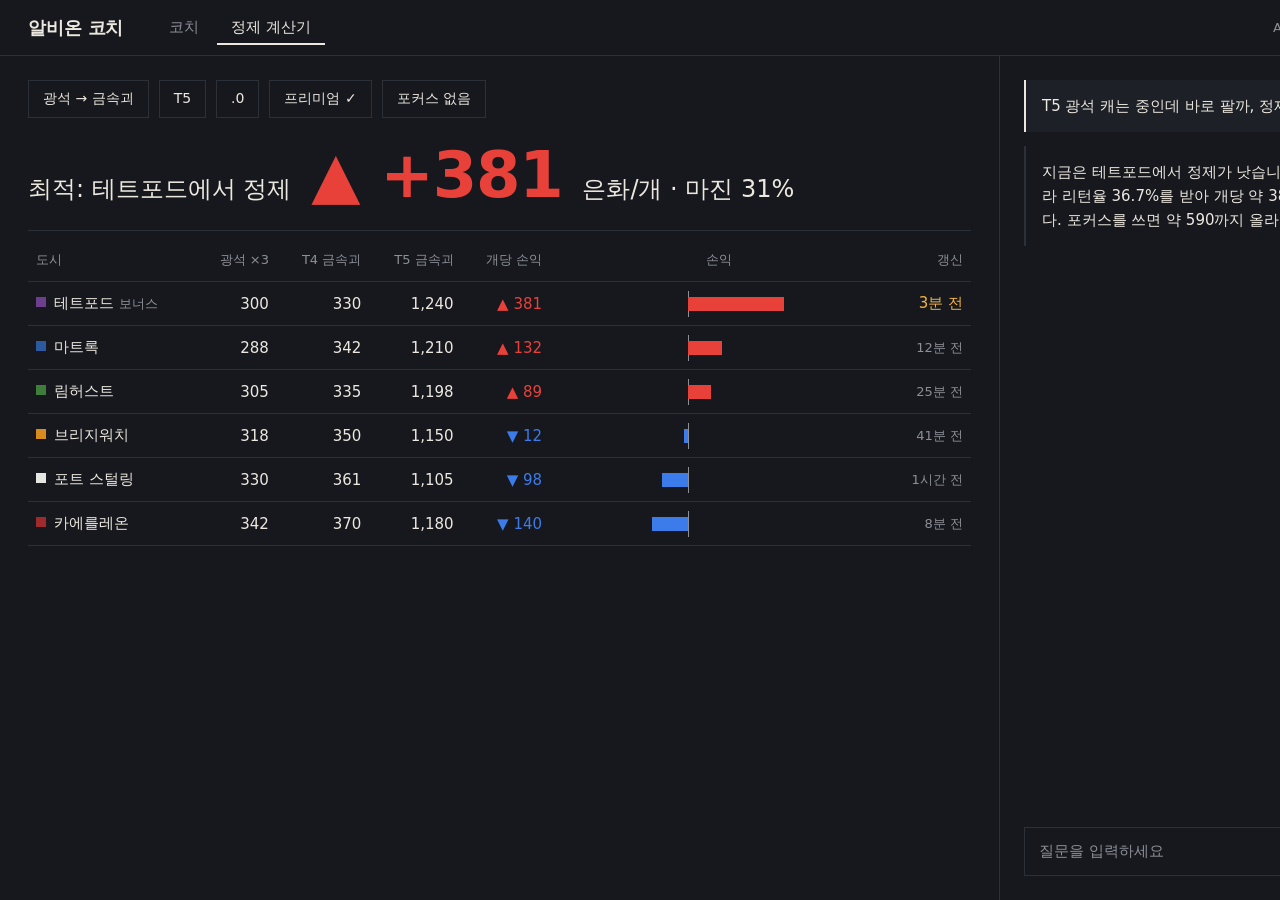
<file: .impeccable/mocks/decision/assigned.html>
<!doctype html><html lang="ko"><head><meta charset="utf-8">
<style>
:root{--g:#16181D;--g2:#1D2026;--ink:#ECE8DF;--mute:#8C8F96;--up:#E8413A;--down:#3B7BEA;--amb:#F2B33D;--rule:#2C3038}
*{box-sizing:border-box;margin:0}body{width:1440px;height:900px;overflow:hidden;background:var(--g);color:var(--ink);font-family:"Pretendard","Apple SD Gothic Neo",system-ui,sans-serif}
.num{font-variant-numeric:tabular-nums;font-feature-settings:"tnum"}
header{height:56px;display:flex;align-items:center;gap:32px;padding:0 28px;border-bottom:1px solid var(--rule)}
header b{font-size:18px;letter-spacing:-.01em}.tabs{display:flex;gap:4px}.tabs span{padding:8px 14px;font-size:15px;color:var(--mute)}.tabs .on{color:var(--ink);box-shadow:inset 0 -2px var(--ink)}
.badge{margin-left:auto;font-size:13px;color:var(--mute)}
main{display:grid;grid-template-columns:1fr 440px;height:844px}
.calc{padding:24px 28px;border-right:1px solid var(--rule)}
.filters{display:flex;gap:10px;margin-bottom:20px}.filters span{border:1px solid var(--rule);padding:9px 14px;font-size:14px}
.lead{display:flex;align-items:baseline;gap:20px;padding-bottom:18px;border-bottom:1px solid var(--rule)}
.lead .big{font-size:64px;font-weight:700;color:var(--up);letter-spacing:-.02em}.lead .sub{font-size:24px}
table{width:100%;border-collapse:collapse;margin-top:8px}td,th{padding:12px 8px;border-bottom:1px solid var(--rule);font-size:15px;text-align:right}th{color:var(--mute);font-weight:500;font-size:13px}
td:first-child,th:first-child{text-align:left}
.chip{display:inline-block;width:10px;height:10px;margin-right:8px;vertical-align:1px}
.ladder{position:relative;width:260px;height:14px}.ladder:before{content:"";position:absolute;left:50%;top:-6px;bottom:-6px;border-left:1px solid var(--mute)}
.bar{position:absolute;top:0;height:14px}.u{background:var(--up);left:50%}.d{background:var(--down);right:50%}
.up{color:var(--up)}.dn{color:var(--down)}.age{color:var(--mute);font-size:13px}.fresh{color:var(--amb)}
.coach{display:flex;flex-direction:column;padding:24px}
.msg{padding:14px 16px;margin-bottom:14px;font-size:15px;line-height:1.6;border-left:2px solid var(--rule)}.me{border-left-color:var(--ink);background:var(--g2)}
.input{margin-top:auto;border:1px solid var(--rule);padding:14px;font-size:15px;color:var(--mute)}
</style></head><body>
<header><b>알비온 코치</b><nav class="tabs"><span>코치</span><span class="on">정제 계산기</span></nav><span class="badge">Asia 서버 · 예시 데이터</span></header>
<main>
<section class="calc">
<div class="filters"><span>광석 → 금속괴</span><span>T5</span><span>.0</span><span>프리미엄 ✓</span><span>포커스 없음</span></div>
<div class="lead"><span class="sub">최적: 테트포드에서 정제</span><span class="big num">▲ +381</span><span class="sub num">은화/개 · 마진 31%</span></div>
<table class="num">
<tr><th>도시</th><th>광석 ×3</th><th>T4 금속괴</th><th>T5 금속괴</th><th>개당 손익</th><th style="text-align:center">손익</th><th>갱신</th></tr>
<tr><td><i class="chip" style="background:#6B3F8E"></i>테트포드 <span class="age">보너스</span></td><td>300</td><td>330</td><td>1,240</td><td class="up">▲ 381</td><td><div class="ladder"><i class="bar u" style="width:96px"></i></div></td><td class="fresh">3분 전</td></tr>
<tr><td><i class="chip" style="background:#2C5AA0"></i>마트록</td><td>288</td><td>342</td><td>1,210</td><td class="up">▲ 132</td><td><div class="ladder"><i class="bar u" style="width:34px"></i></div></td><td class="age">12분 전</td></tr>
<tr><td><i class="chip" style="background:#3E7D3A"></i>림허스트</td><td>305</td><td>335</td><td>1,198</td><td class="up">▲ 89</td><td><div class="ladder"><i class="bar u" style="width:23px"></i></div></td><td class="age">25분 전</td></tr>
<tr><td><i class="chip" style="background:#D98A1F"></i>브리지워치</td><td>318</td><td>350</td><td>1,150</td><td class="dn">▼ 12</td><td><div class="ladder"><i class="bar d" style="width:4px"></i></div></td><td class="age">41분 전</td></tr>
<tr><td><i class="chip" style="background:#E6E6E1"></i>포트 스털링</td><td>330</td><td>361</td><td>1,105</td><td class="dn">▼ 98</td><td><div class="ladder"><i class="bar d" style="width:26px"></i></div></td><td class="age">1시간 전</td></tr>
<tr><td><i class="chip" style="background:#9E2A2B"></i>카에를레온</td><td>342</td><td>370</td><td>1,180</td><td class="dn">▼ 140</td><td><div class="ladder"><i class="bar d" style="width:36px"></i></div></td><td class="age">8분 전</td></tr>
</table>
</section>
<aside class="coach">
<div class="msg me">T5 광석 캐는 중인데 바로 팔까, 정제할까?</div>
<div class="msg">지금은 테트포드에서 정제가 낫습니다. 보너스 도시라 리턴율 36.7%를 받아 개당 약 381은화가 남습니다. 포커스를 쓰면 약 590까지 올라갑니다.</div>
<div class="input">질문을 입력하세요</div>
</aside>
</main></body></html>
</file>
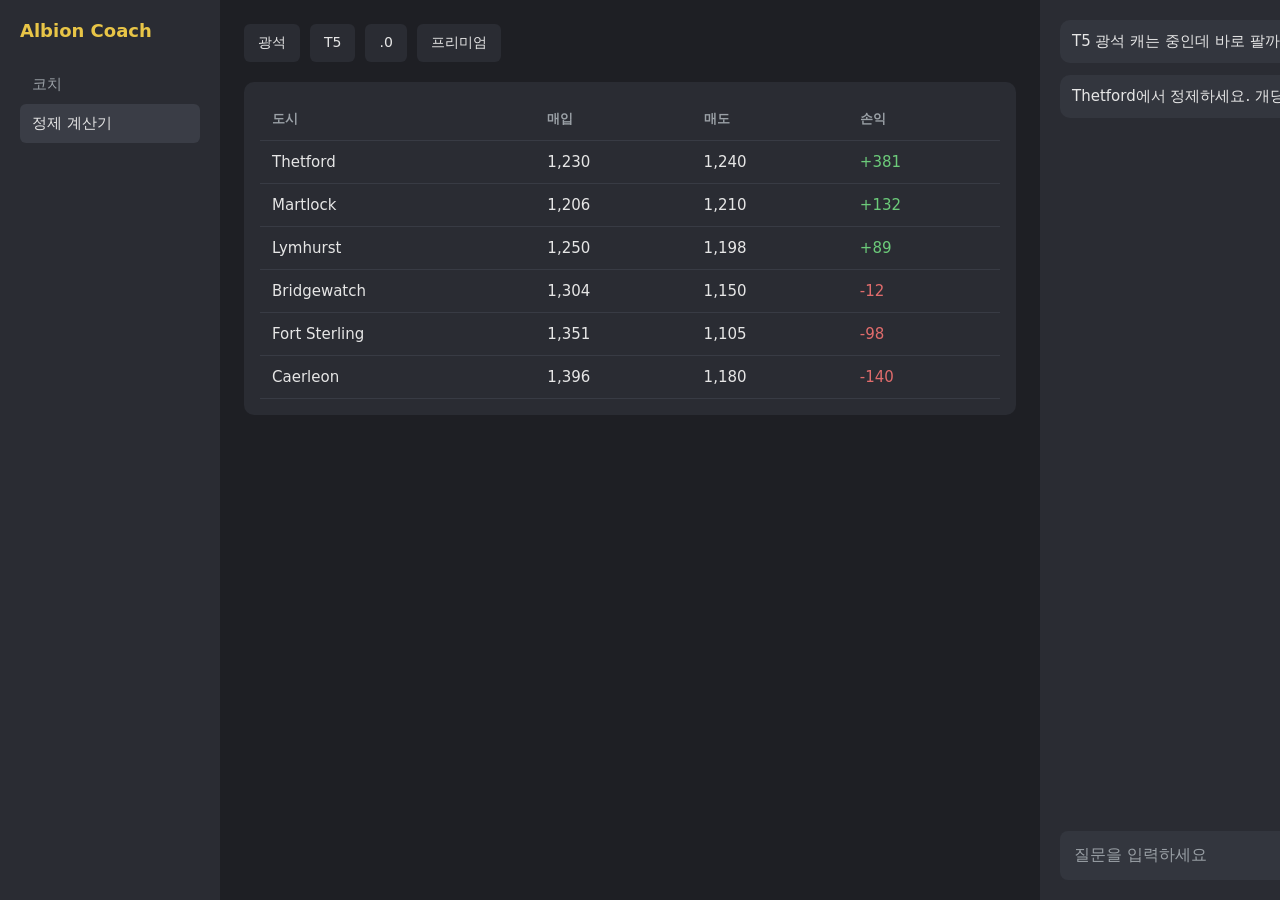
<file: .impeccable/mocks/decision/canon.html>
<!doctype html><html lang="ko"><head><meta charset="utf-8">
<style>
:root{--g:#1E1F24;--p:#2A2C33;--ink:#E6E6E6;--mute:#9AA0A6;--gold:#E8C547}
*{box-sizing:border-box;margin:0}body{width:1440px;height:900px;overflow:hidden;background:var(--g);color:var(--ink);font-family:"Pretendard","Apple SD Gothic Neo",system-ui,sans-serif;display:grid;grid-template-columns:220px 1fr 400px}
nav{background:var(--p);padding:20px}nav b{display:block;font-size:18px;color:var(--gold);margin-bottom:24px}nav span{display:block;padding:10px 12px;border-radius:6px;font-size:15px;color:var(--mute)}nav .on{background:#3A3D46;color:var(--ink)}
.calc{padding:24px}.filters{display:flex;gap:10px;margin-bottom:20px}.filters span{background:var(--p);border-radius:6px;padding:10px 14px;font-size:14px}
.card{background:var(--p);border-radius:10px;padding:16px}table{width:100%;border-collapse:collapse}th,td{text-align:left;padding:12px;font-size:15px;border-bottom:1px solid #383B44}th{color:var(--mute);font-size:13px}
.g{color:#6CCB7A}.r{color:#E06C6C}
aside{background:var(--p);padding:20px;display:flex;flex-direction:column}.msg{background:#33363E;border-radius:10px;padding:12px;margin-bottom:12px;font-size:15px}.input{margin-top:auto;background:#33363E;border-radius:8px;padding:14px;color:var(--mute)}
</style></head><body>
<nav><b>Albion Coach</b><span>코치</span><span class="on">정제 계산기</span></nav>
<section class="calc"><div class="filters"><span>광석</span><span>T5</span><span>.0</span><span>프리미엄</span></div>
<div class="card"><table><tr><th>도시</th><th>매입</th><th>매도</th><th>손익</th></tr>
<tr><td>Thetford</td><td>1,230</td><td>1,240</td><td class="g">+381</td></tr><tr><td>Martlock</td><td>1,206</td><td>1,210</td><td class="g">+132</td></tr>
<tr><td>Lymhurst</td><td>1,250</td><td>1,198</td><td class="g">+89</td></tr><tr><td>Bridgewatch</td><td>1,304</td><td>1,150</td><td class="r">-12</td></tr>
<tr><td>Fort Sterling</td><td>1,351</td><td>1,105</td><td class="r">-98</td></tr><tr><td>Caerleon</td><td>1,396</td><td>1,180</td><td class="r">-140</td></tr></table></div></section>
<aside><div class="msg">T5 광석 캐는 중인데 바로 팔까, 정제할까?</div><div class="msg">Thetford에서 정제하세요. 개당 약 381은화.</div><div class="input">질문을 입력하세요</div></aside>
</body></html>
</file>
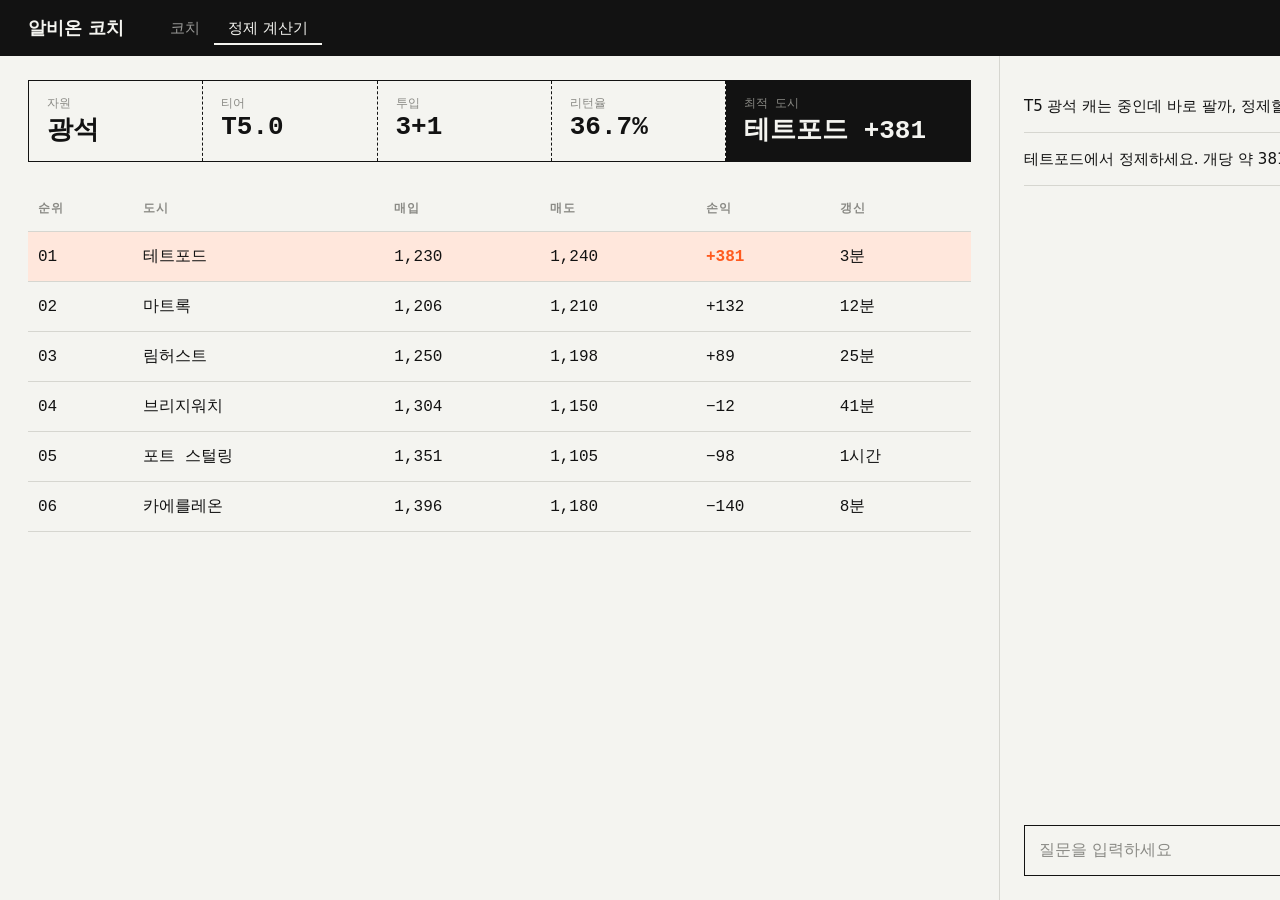
<file: .impeccable/mocks/decision/challenger-gate-board.html>
<!doctype html><html lang="ko"><head><meta charset="utf-8">
<style>
:root{--g:#F4F4F0;--ink:#121212;--mute:#8A8A85;--al:#FF5A1F;--rule:#D6D6D0}
*{box-sizing:border-box;margin:0}body{width:1440px;height:900px;overflow:hidden;background:var(--g);color:var(--ink);font-family:"Pretendard","Apple SD Gothic Neo",system-ui,sans-serif}
.m{font-family:ui-monospace,Menlo,monospace;font-variant-numeric:tabular-nums}
header{height:56px;display:flex;align-items:center;gap:32px;padding:0 28px;background:var(--ink);color:var(--g)}header b{font-size:18px}
.tabs span{padding:8px 14px;font-size:15px;opacity:.6}.tabs .on{opacity:1;box-shadow:inset 0 -2px var(--g)}
main{display:grid;grid-template-columns:1fr 440px;height:844px}.calc{padding:24px 28px;border-right:1px solid var(--rule)}
.pass{display:grid;grid-template-columns:repeat(4,1fr) 1.4fr;border:1px solid var(--ink);margin-bottom:24px}
.pass div{padding:14px 18px;border-right:1px dashed var(--ink)}.pass div:last-child{border:0;background:var(--ink);color:var(--g)}
.pass small{display:block;font-size:12px;color:var(--mute)}.pass b{font-size:26px}
table{width:100%;border-collapse:collapse}th,td{text-align:left;padding:14px 10px;border-bottom:1px solid var(--rule);font-size:16px}th{font-size:12px;color:var(--mute);letter-spacing:.08em}
.lit td{background:#FFE7DC}.lit .chg{color:var(--al);font-weight:700}
.coach{padding:24px;display:flex;flex-direction:column}.msg{padding:14px 0;font-size:15px;line-height:1.6;border-bottom:1px solid var(--rule)}.input{margin-top:auto;border:1px solid var(--ink);padding:14px;color:var(--mute)}
</style></head><body>
<header><b>알비온 코치</b><nav class="tabs"><span>코치</span><span class="on">정제 계산기</span></nav></header>
<main><section class="calc">
<div class="pass m"><div><small>자원</small><b>광석</b></div><div><small>티어</small><b>T5.0</b></div><div><small>투입</small><b>3+1</b></div><div><small>리턴율</small><b>36.7%</b></div><div><small>최적 도시</small><b>테트포드 +381</b></div></div>
<table class="m"><tr><th>순위</th><th>도시</th><th>매입</th><th>매도</th><th>손익</th><th>갱신</th></tr>
<tr class="lit"><td>01</td><td>테트포드</td><td>1,230</td><td>1,240</td><td class="chg">+381</td><td>3분</td></tr>
<tr><td>02</td><td>마트록</td><td>1,206</td><td>1,210</td><td>+132</td><td>12분</td></tr>
<tr><td>03</td><td>림허스트</td><td>1,250</td><td>1,198</td><td>+89</td><td>25분</td></tr>
<tr><td>04</td><td>브리지워치</td><td>1,304</td><td>1,150</td><td>−12</td><td>41분</td></tr>
<tr><td>05</td><td>포트 스털링</td><td>1,351</td><td>1,105</td><td>−98</td><td>1시간</td></tr>
<tr><td>06</td><td>카에를레온</td><td>1,396</td><td>1,180</td><td>−140</td><td>8분</td></tr></table>
</section>
<aside class="coach"><div class="msg">T5 광석 캐는 중인데 바로 팔까, 정제할까?</div><div class="msg">테트포드에서 정제하세요. 개당 약 381은화가 남습니다.</div><div class="input">질문을 입력하세요</div></aside>
</main></body></html>
</file>
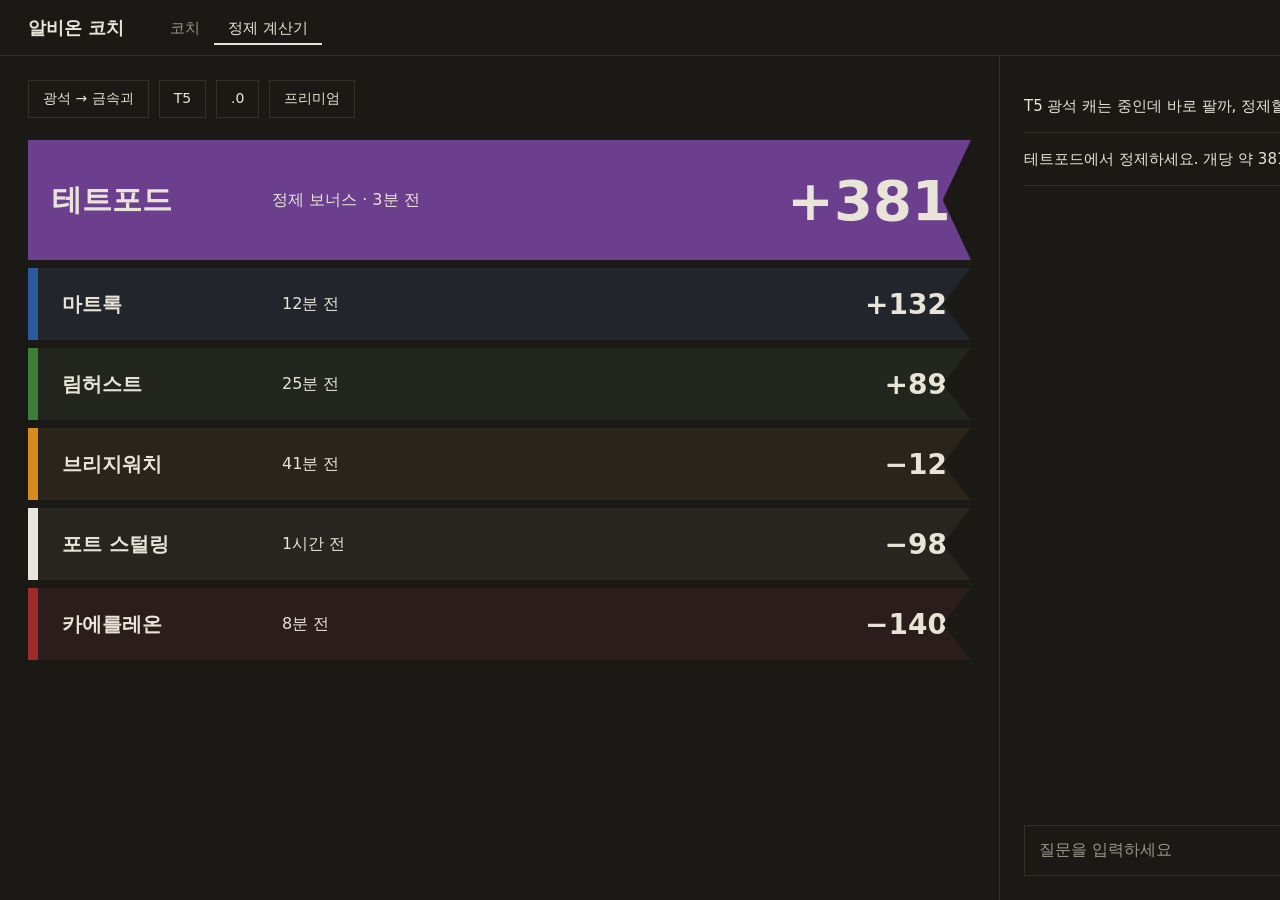
<file: .impeccable/mocks/decision/model-pick.html>
<!doctype html><html lang="ko"><head><meta charset="utf-8">
<style>
:root{--g:#1B1916;--ink:#E9E4D8;--mute:#9A948A;--rule:#34302A}
*{box-sizing:border-box;margin:0}body{width:1440px;height:900px;overflow:hidden;background:var(--g);color:var(--ink);font-family:"Pretendard","Apple SD Gothic Neo",system-ui,sans-serif}
header{height:56px;display:flex;align-items:center;gap:32px;padding:0 28px;border-bottom:1px solid var(--rule)}header b{font-size:18px}
.tabs span{padding:8px 14px;font-size:15px;color:var(--mute)}.tabs .on{color:var(--ink);box-shadow:inset 0 -2px var(--ink)}
main{display:grid;grid-template-columns:1fr 440px;height:844px}.calc{padding:24px 28px;border-right:1px solid var(--rule)}
.filters{display:flex;gap:10px;margin-bottom:22px}.filters span{border:1px solid var(--rule);padding:9px 14px;font-size:14px}
.row{display:grid;grid-template-columns:220px 1fr 160px;align-items:center;height:72px;margin-bottom:8px;padding:0 24px;font-variant-numeric:tabular-nums;clip-path:polygon(0 0,100% 0,97% 50%,100% 100%,0 100%)}
.row .city{font-size:20px;font-weight:700}.row .p{font-size:28px;text-align:right;font-weight:700}
.lead{background:#6B3F8E;height:120px}.lead .p{font-size:56px}.lead .city{font-size:30px}
.edge{border-left:10px solid}
.coach{padding:24px;display:flex;flex-direction:column}.msg{padding:14px 0;font-size:15px;line-height:1.6;border-bottom:1px solid var(--rule)}.input{margin-top:auto;border:1px solid var(--rule);padding:14px;color:var(--mute)}
</style></head><body>
<header><b>알비온 코치</b><nav class="tabs"><span>코치</span><span class="on">정제 계산기</span></nav></header>
<main><section class="calc">
<div class="filters"><span>광석 → 금속괴</span><span>T5</span><span>.0</span><span>프리미엄</span></div>
<div class="row lead"><span class="city">테트포드</span><span>정제 보너스 · 3분 전</span><span class="p">+381</span></div>
<div class="row edge" style="border-color:#2C5AA0;background:#22252B"><span class="city">마트록</span><span>12분 전</span><span class="p">+132</span></div>
<div class="row edge" style="border-color:#3E7D3A;background:#22261F"><span class="city">림허스트</span><span>25분 전</span><span class="p">+89</span></div>
<div class="row edge" style="border-color:#D98A1F;background:#2A241B"><span class="city">브리지워치</span><span>41분 전</span><span class="p">−12</span></div>
<div class="row edge" style="border-color:#E6E6E1;background:#26251F"><span class="city">포트 스털링</span><span>1시간 전</span><span class="p">−98</span></div>
<div class="row edge" style="border-color:#9E2A2B;background:#2A1D1C"><span class="city">카에를레온</span><span>8분 전</span><span class="p">−140</span></div>
</section>
<aside class="coach"><div class="msg">T5 광석 캐는 중인데 바로 팔까, 정제할까?</div><div class="msg">테트포드에서 정제하세요. 개당 약 381은화가 남습니다.</div><div class="input">질문을 입력하세요</div></aside>
</main></body></html>
</file>
